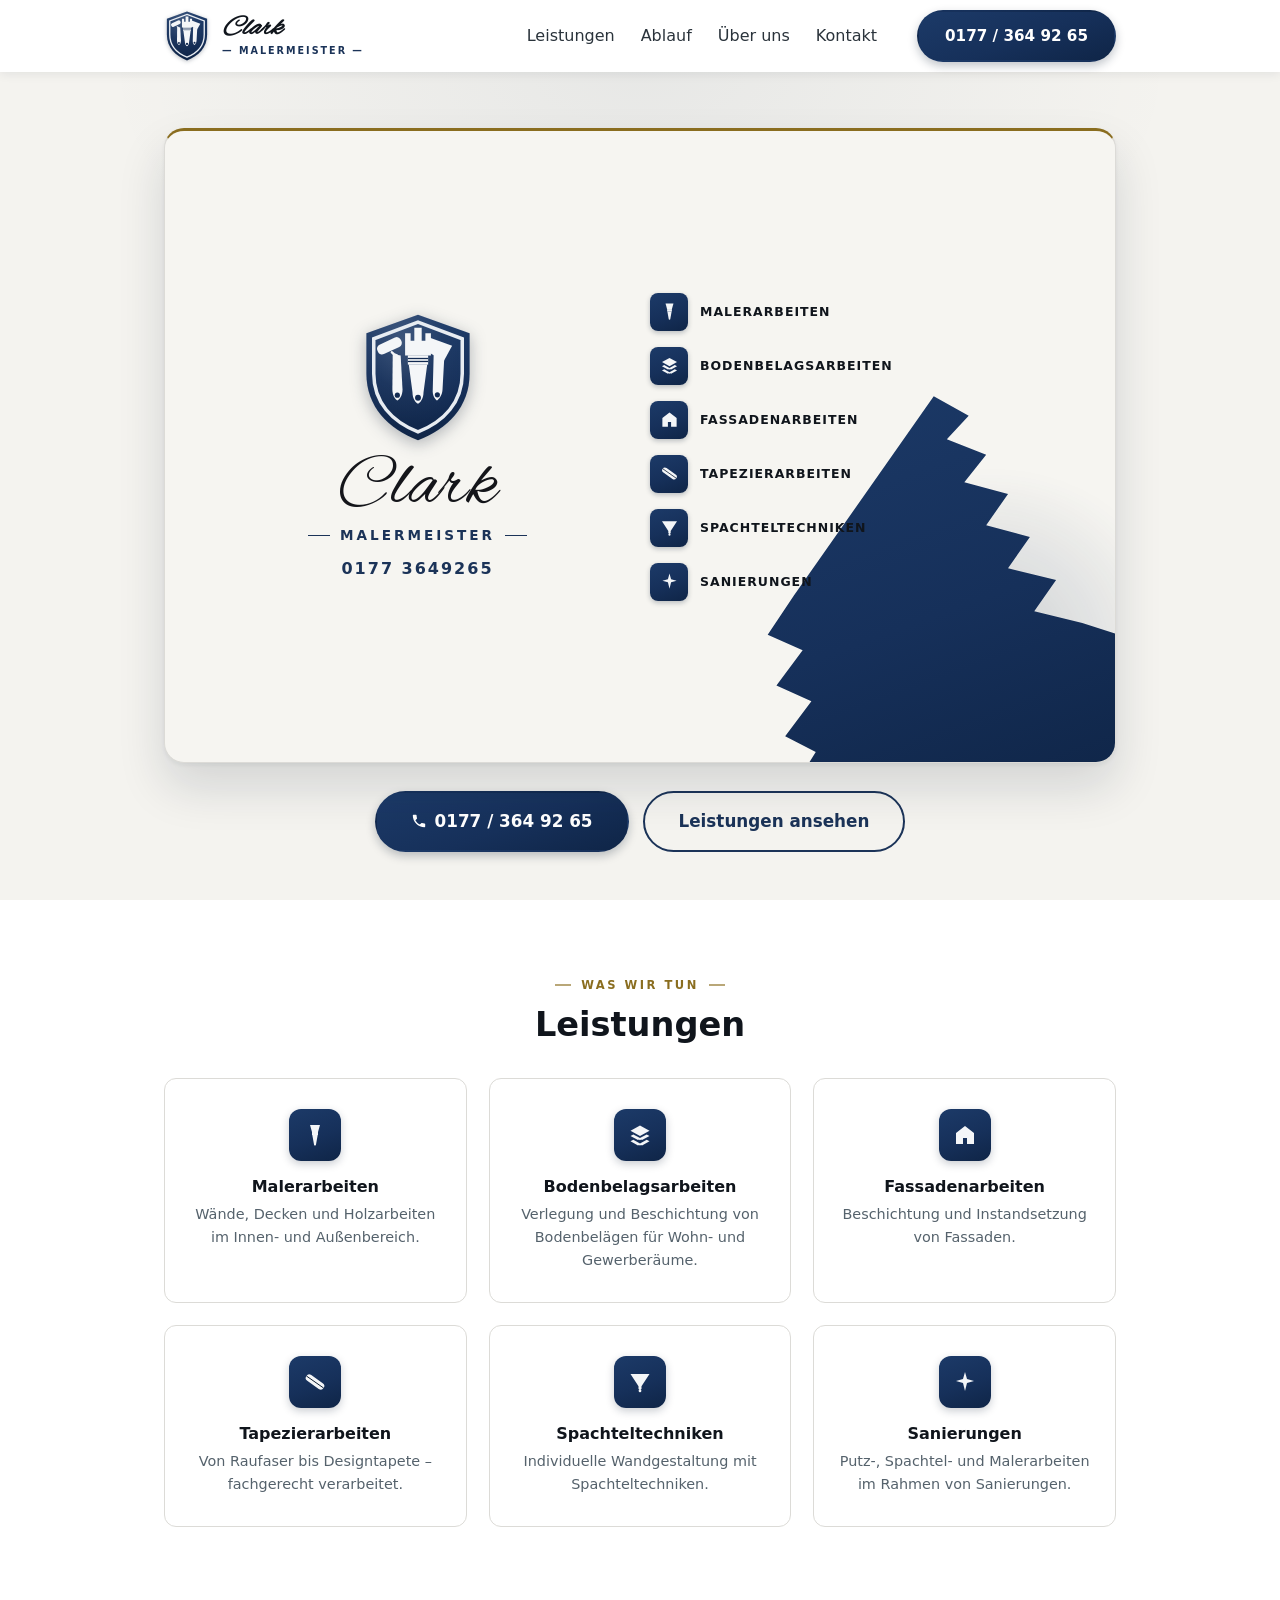
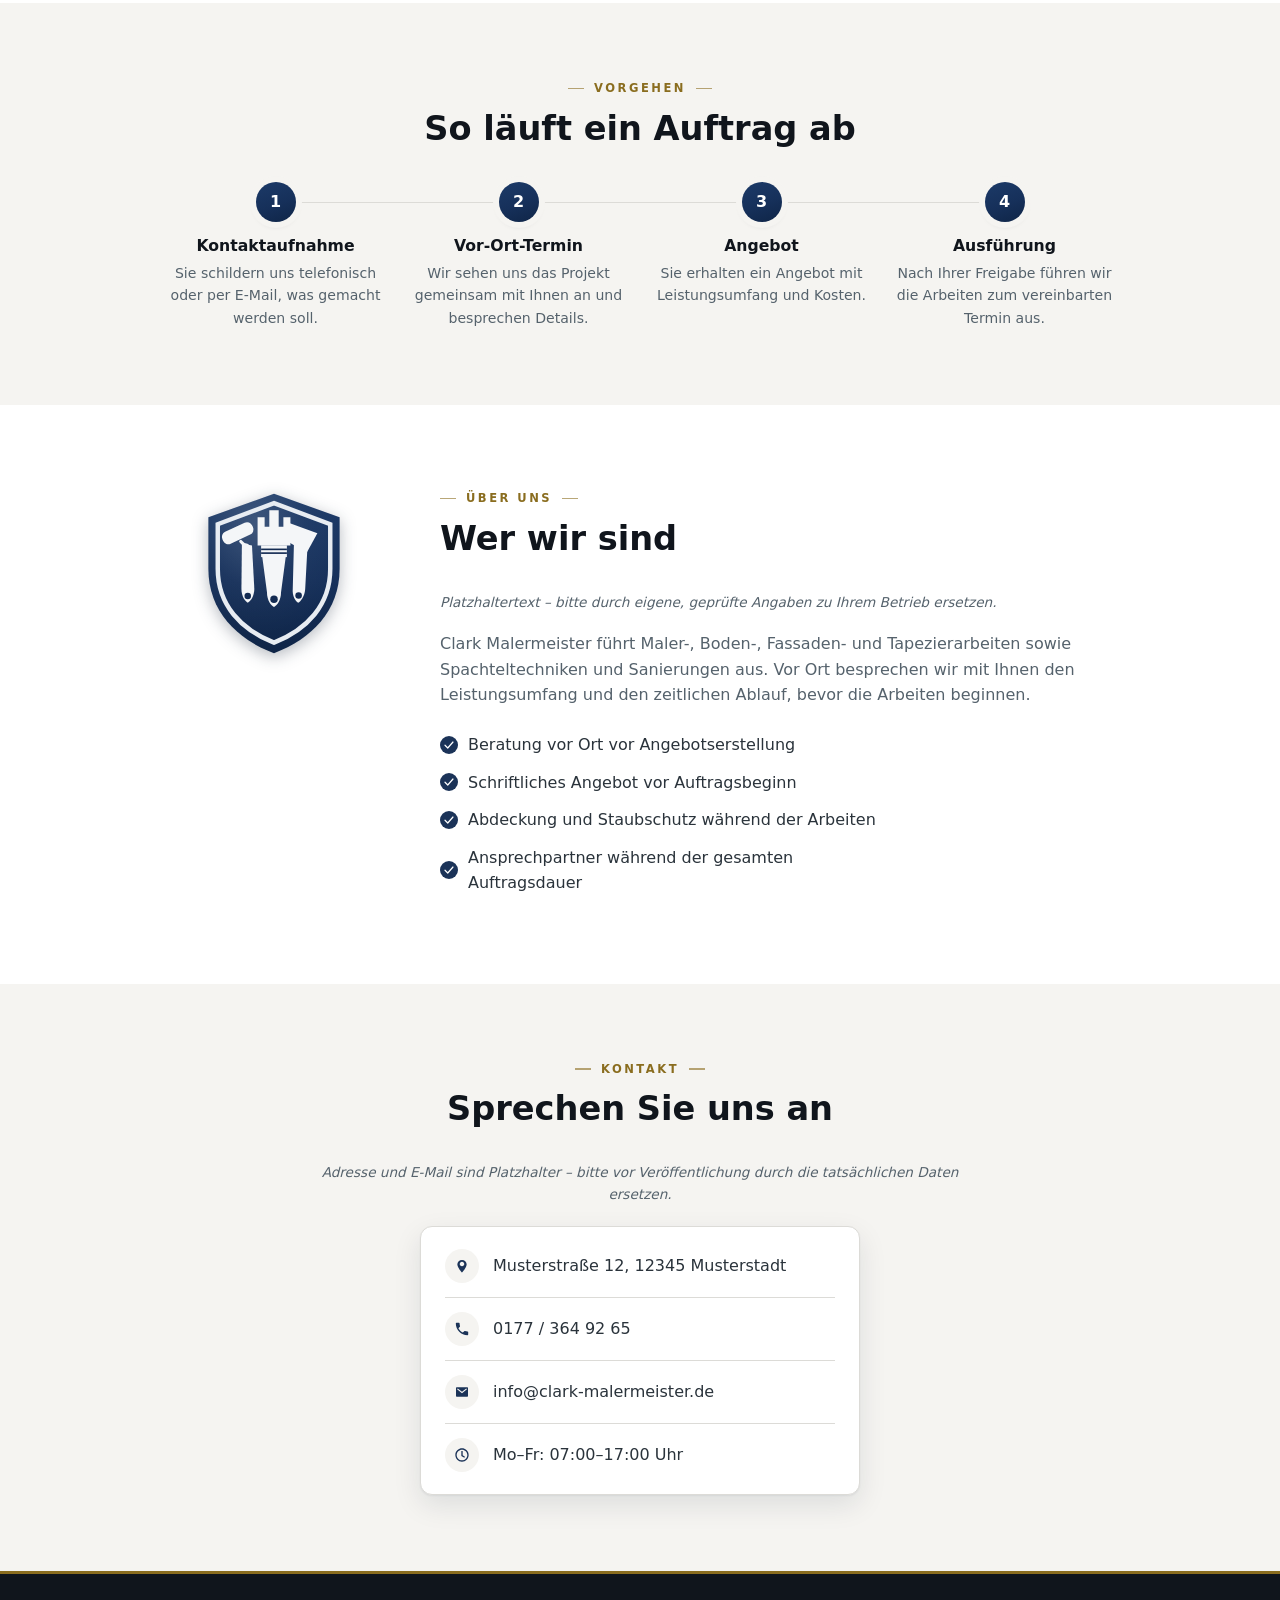
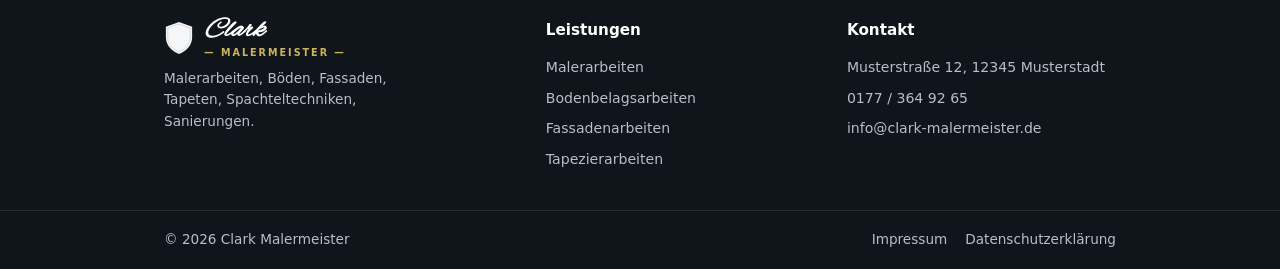
<file: index.html>
<!DOCTYPE html>
<html lang="de">
<head>
<meta charset="UTF-8">
<meta name="viewport" content="width=device-width, initial-scale=1.0">
<title>Clark Malermeister</title>
<meta name="description" content="Clark Malermeister – Malerarbeiten, Bodenbelags-, Fassaden- und Tapezierarbeiten, Spachteltechniken und Sanierungen.">
<link rel="icon" href="data:image/svg+xml,<svg xmlns=%22http://www.w3.org/2000/svg%22 viewBox=%220 0 100 100%22><text y=%22.9em%22 font-size=%2290%22>🛡️</text></svg>">
<link rel="stylesheet" href="css/style.css">
</head>
<body>

<!-- Icon-Sprite: einheitliches, selbst gezeichnetes Icon-Set (keine externe Icon-Bibliothek) -->
<svg style="position:absolute;width:0;height:0;overflow:hidden" aria-hidden="true">
  <defs>
    <linearGradient id="shieldGrad" x1="0" y1="0" x2="0" y2="1">
      <stop offset="0%" stop-color="#1c3a68"/>
      <stop offset="55%" stop-color="#16305a"/>
      <stop offset="100%" stop-color="#0f2547"/>
    </linearGradient>
    <radialGradient id="shieldSheen" cx="35%" cy="20%" r="70%">
      <stop offset="0%" stop-color="#ffffff" stop-opacity="0.16"/>
      <stop offset="55%" stop-color="#ffffff" stop-opacity="0.03"/>
      <stop offset="100%" stop-color="#ffffff" stop-opacity="0"/>
    </radialGradient>
  </defs>
  <symbol id="icon-brush" viewBox="0 0 24 24">
    <path d="M7 2 H17 L15 9 H9 Z"/>
    <rect x="9" y="9" width="6" height="3"/>
    <path d="M9.3 12 H14.7 L13 21.5 C13 22.2 12.6 22.5 12 22.5 C11.4 22.5 11 22.2 11 21.5 Z"/>
  </symbol>
  <symbol id="icon-floor" viewBox="0 0 24 24">
    <path d="M12 2.5 L21.5 7.7 L12 12.9 L2.5 7.7 Z"/>
    <path d="M2.5 13 L10 17.1 L10.9 16.6 L12 17.2 L13.1 16.6 L14 17.1 L21.5 13 L18.7 11.4 L12 15.1 L5.3 11.4 Z"/>
    <path d="M2.5 18.3 L10 22.4 L10.9 21.9 L12 22.5 L13.1 21.9 L14 22.4 L21.5 18.3 L18.7 16.7 L12 20.4 L5.3 16.7 Z"/>
  </symbol>
  <symbol id="icon-house" viewBox="0 0 24 24">
    <path d="M12 3 L21 10 V21 H14 V15 H10 V21 H3 V10 Z"/>
  </symbol>
  <symbol id="icon-wallpaper" viewBox="0 0 24 24">
    <g transform="rotate(35 12 12)">
      <rect x="1.5" y="8.5" width="21" height="7" rx="3.5"/>
      <line x1="1.5" y1="12" x2="22.5" y2="12" stroke="#0d1c30" stroke-width="0.9"/>
    </g>
  </symbol>
  <symbol id="icon-trowel" viewBox="0 0 24 24">
    <path d="M2.5 4 H21.5 L13.5 16.3 V19 H10.5 V16.3 Z"/>
    <rect x="10.7" y="19" width="2.6" height="3.3" rx="1.3"/>
  </symbol>
  <symbol id="icon-sparkle" viewBox="0 0 24 24">
    <path d="M12 2 L14 9 L21 11 L14 13 L12 21 L10 13 L3 11 L10 9 Z"/>
  </symbol>
  <symbol id="icon-pin" viewBox="0 0 24 24">
    <path d="M12 22 C12 22 5 14.5 5 9.5 C5 5.9 8.1 3 12 3 C15.9 3 19 5.9 19 9.5 C19 14.5 12 22 12 22 Z M12 12.5 C13.9 12.5 15.4 11 15.4 9.1 C15.4 7.2 13.9 5.7 12 5.7 C10.1 5.7 8.6 7.2 8.6 9.1 C8.6 11 10.1 12.5 12 12.5 Z"/>
  </symbol>
  <symbol id="icon-phone" viewBox="0 0 24 24">
    <path d="M6.6 10.8 C8.1 13.7 10.3 15.9 13.2 17.4 L15.4 15.2 C15.7 14.9 16.1 14.8 16.5 15 C17.7 15.4 19 15.6 20.3 15.6 C20.9 15.6 21.3 16 21.3 16.6 V20.3 C21.3 20.9 20.9 21.3 20.3 21.3 C10.7 21.3 2.7 13.3 2.7 3.7 C2.7 3.1 3.1 2.7 3.7 2.7 H7.4 C8 2.7 8.4 3.1 8.4 3.7 C8.4 5 8.6 6.3 9 7.5 C9.1 7.9 9 8.3 8.8 8.6 L6.6 10.8 Z"/>
  </symbol>
  <symbol id="icon-mail" viewBox="0 0 24 24">
    <path fill-rule="evenodd" d="M4 5 H20 C20.6 5 21 5.4 21 6 V18 C21 18.6 20.6 19 20 19 H4 C3.4 19 3 18.6 3 18 V6 C3 5.4 3.4 5 4 5 Z M5.6 6.7 L12 11.7 L18.4 6.7 L19.4 8 L12 13.8 L4.6 8 Z"/>
  </symbol>
  <symbol id="icon-clock" viewBox="0 0 24 24">
    <path fill-rule="evenodd" d="M12 2 C6.5 2 2 6.5 2 12 C2 17.5 6.5 22 12 22 C17.5 22 22 17.5 22 12 C22 6.5 17.5 2 12 2 Z M12 4 C16.4 4 20 7.6 20 12 C20 16.4 16.4 20 12 20 C7.6 20 4 16.4 4 12 C4 7.6 7.6 4 12 4 Z"/>
    <path d="M11 6 H13 V12.4 L16.5 14.5 L15.5 16.2 L11 13.5 Z"/>
  </symbol>
  <symbol id="icon-check" viewBox="0 0 24 24">
    <path d="M4 12.5 L9.5 18 L20 6" fill="none" stroke="currentColor" stroke-width="2.4" stroke-linecap="round" stroke-linejoin="round"/>
  </symbol>
</svg>

<a href="#main" class="skip-link">Zum Inhalt springen</a>

<!-- Header -->
<header class="site-header" id="top">
  <div class="container header-inner">
    <a href="#top" class="logo">
      <span class="logo-shield" aria-hidden="true">
        <svg class="shield-svg-sm" viewBox="0 0 64 72" width="46" height="52">
          <path d="M32 2 L60 12 V34 C60 52 48 64 32 70 C16 64 4 52 4 34 V12 Z" fill="url(#shieldGrad)"/>
          <path d="M32 2 L60 12 V34 C60 52 48 64 32 70 C16 64 4 52 4 34 V12 Z" fill="url(#shieldSheen)"/>
          <path d="M32 6 L56 15 V34 C56 49.5 46 60 32 65.5 C18 60 8 49.5 8 34 V15 Z" fill="none" stroke="#e7ecf2" stroke-width="1.9"/>
          <g>
            <rect x="9.5" y="16" width="14" height="5.6" rx="2.4" fill="#f4f6f8" transform="rotate(-25 16.5 18.8)"/>
            <path d="M17.8 22.3 C18.6 23.4 19.6 23.9 20.6 24" fill="none" stroke="#f4f6f8" stroke-width="1.3" stroke-linecap="round"/>
            <path d="M18.3 23.2 L22.6 24 L23.6 42.5 C23.6 45.8 21.9 47.9 20.8 48.5 C19.7 47.9 18.1 45.8 18.1 42.5 Z" fill="#f4f6f8"/>
            <circle cx="20.8" cy="45.6" r="1.4" fill="#132b52"/>
          </g>
          <g>
            <path d="M25 24 L25 12 L28 12 L28 16 L30 16 L30 9 L34 9 L34 16 L36 16 L36 12 L39 12 L39 24 Z" fill="#f4f6f8"/>
            <rect x="26.5" y="24" width="11" height="5" fill="#f4f6f8"/>
            <line x1="26.5" y1="25.7" x2="37.5" y2="25.7" stroke="#132b52" stroke-width="0.7"/>
            <line x1="26.5" y1="27.3" x2="37.5" y2="27.3" stroke="#132b52" stroke-width="0.7"/>
            <path d="M27 29 L37 29 L35 44 C35 47.5 33.2 49.7 32 50.3 C30.8 49.7 29 47.5 29 44 Z" fill="#f4f6f8"/>
            <circle cx="32" cy="47" r="1.6" fill="#132b52"/>
          </g>
          <g>
            <path d="M38.5 14.5 L50.5 18.8 L46 27 L36.5 21.6 Z" fill="#f4f6f8"/>
            <path d="M40.5 23.5 L46.2 26.1 L45.3 42.7 C45.1 45.8 43.4 47.9 42.3 48.5 C41.2 47.8 39.7 45.6 40 42.5 Z" fill="#f4f6f8"/>
            <circle cx="42.5" cy="45.4" r="1.4" fill="#132b52"/>
          </g>
        </svg>
      </span>
      <span class="logo-text">
        <span class="logo-script">Clark</span>
        <span class="logo-sub">— Malermeister —</span>
      </span>
    </a>
    <nav class="nav" id="nav" aria-label="Hauptnavigation">
      <a href="#leistungen">Leistungen</a>
      <a href="#ablauf">Ablauf</a>
      <a href="#ueber-uns">Über uns</a>
      <a href="#kontakt">Kontakt</a>
    </nav>
    <a href="tel:+4901773649265" class="btn btn-primary header-cta">0177 / 364 92 65</a>
    <button class="nav-toggle" id="navToggle" aria-label="Menü öffnen" aria-expanded="false" aria-controls="nav">
      <span></span><span></span><span></span>
    </button>
  </div>
</header>

<main id="main">

<!-- Hero: Nachbildung der Visitenkarte -->
<section class="hero">
  <div class="container">
    <h1 class="visually-hidden">Clark Malermeister</h1>
    <div class="biz-card">
      <div class="biz-card-splash-glow" aria-hidden="true"></div>
      <div class="biz-card-splash" aria-hidden="true"></div>

      <div class="biz-card-brand">
        <div class="biz-card-shield" aria-hidden="true">
          <svg class="shield-svg-lg" viewBox="0 0 64 72" width="118" height="133">
            <path d="M32 2 L60 12 V34 C60 52 48 64 32 70 C16 64 4 52 4 34 V12 Z" fill="url(#shieldGrad)"/>
            <path d="M32 2 L60 12 V34 C60 52 48 64 32 70 C16 64 4 52 4 34 V12 Z" fill="url(#shieldSheen)"/>
            <path d="M32 6 L56 15 V34 C56 49.5 46 60 32 65.5 C18 60 8 49.5 8 34 V15 Z" fill="none" stroke="#e7ecf2" stroke-width="1.9"/>
            <g>
              <rect x="9.5" y="16" width="14" height="5.6" rx="2.4" fill="#f4f6f8" transform="rotate(-25 16.5 18.8)"/>
              <path d="M17.8 22.3 C18.6 23.4 19.6 23.9 20.6 24" fill="none" stroke="#f4f6f8" stroke-width="1.3" stroke-linecap="round"/>
              <path d="M18.3 23.2 L22.6 24 L23.6 42.5 C23.6 45.8 21.9 47.9 20.8 48.5 C19.7 47.9 18.1 45.8 18.1 42.5 Z" fill="#f4f6f8"/>
              <circle cx="20.8" cy="45.6" r="1.4" fill="#132b52"/>
            </g>
            <g>
              <path d="M25 24 L25 12 L28 12 L28 16 L30 16 L30 9 L34 9 L34 16 L36 16 L36 12 L39 12 L39 24 Z" fill="#f4f6f8"/>
              <rect x="26.5" y="24" width="11" height="5" fill="#f4f6f8"/>
              <line x1="26.5" y1="25.7" x2="37.5" y2="25.7" stroke="#132b52" stroke-width="0.7"/>
              <line x1="26.5" y1="27.3" x2="37.5" y2="27.3" stroke="#132b52" stroke-width="0.7"/>
              <path d="M27 29 L37 29 L35 44 C35 47.5 33.2 49.7 32 50.3 C30.8 49.7 29 47.5 29 44 Z" fill="#f4f6f8"/>
              <circle cx="32" cy="47" r="1.6" fill="#132b52"/>
            </g>
            <g>
              <path d="M38.5 14.5 L50.5 18.8 L46 27 L36.5 21.6 Z" fill="#f4f6f8"/>
              <path d="M40.5 23.5 L46.2 26.1 L45.3 42.7 C45.1 45.8 43.4 47.9 42.3 48.5 C41.2 47.8 39.7 45.6 40 42.5 Z" fill="#f4f6f8"/>
              <circle cx="42.5" cy="45.4" r="1.4" fill="#132b52"/>
            </g>
          </svg>
        </div>
        <p class="biz-card-script">Clark</p>
        <p class="biz-card-sub"><span class="rule" aria-hidden="true"></span>Malermeister<span class="rule" aria-hidden="true"></span></p>
        <p class="biz-card-phone"><a href="tel:+4901773649265">0177 3649265</a></p>
      </div>

      <ul class="biz-card-services">
        <li><span class="service-icon" aria-hidden="true"><svg class="icon"><use href="#icon-brush"></use></svg></span><span>Malerarbeiten</span></li>
        <li><span class="service-icon" aria-hidden="true"><svg class="icon"><use href="#icon-floor"></use></svg></span><span>Bodenbelagsarbeiten</span></li>
        <li><span class="service-icon" aria-hidden="true"><svg class="icon"><use href="#icon-house"></use></svg></span><span>Fassadenarbeiten</span></li>
        <li><span class="service-icon" aria-hidden="true"><svg class="icon"><use href="#icon-wallpaper"></use></svg></span><span>Tapezierarbeiten</span></li>
        <li><span class="service-icon" aria-hidden="true"><svg class="icon"><use href="#icon-trowel"></use></svg></span><span>Spachteltechniken</span></li>
        <li><span class="service-icon" aria-hidden="true"><svg class="icon"><use href="#icon-sparkle"></use></svg></span><span>Sanierungen</span></li>
      </ul>
    </div>

    <div class="hero-actions">
      <a href="tel:+4901773649265" class="btn btn-primary btn-lg"><svg class="icon icon-sm" aria-hidden="true"><use href="#icon-phone"></use></svg>0177 / 364 92 65</a>
      <a href="#leistungen" class="btn btn-outline-dark btn-lg">Leistungen ansehen</a>
    </div>
  </div>
</section>

<!-- Leistungen -->
<section class="section" id="leistungen">
  <div class="container">
    <p class="eyebrow center">Was wir tun</p>
    <h2 class="section-title center">Leistungen</h2>
    <div class="cards">
      <article class="card">
        <div class="card-icon" aria-hidden="true"><svg class="icon"><use href="#icon-brush"></use></svg></div>
        <h3>Malerarbeiten</h3>
        <p>Wände, Decken und Holzarbeiten im Innen- und Außenbereich.</p>
      </article>
      <article class="card">
        <div class="card-icon" aria-hidden="true"><svg class="icon"><use href="#icon-floor"></use></svg></div>
        <h3>Bodenbelagsarbeiten</h3>
        <p>Verlegung und Beschichtung von Bodenbelägen für Wohn- und Gewerberäume.</p>
      </article>
      <article class="card">
        <div class="card-icon" aria-hidden="true"><svg class="icon"><use href="#icon-house"></use></svg></div>
        <h3>Fassadenarbeiten</h3>
        <p>Beschichtung und Instandsetzung von Fassaden.</p>
      </article>
      <article class="card">
        <div class="card-icon" aria-hidden="true"><svg class="icon"><use href="#icon-wallpaper"></use></svg></div>
        <h3>Tapezierarbeiten</h3>
        <p>Von Raufaser bis Designtapete – fachgerecht verarbeitet.</p>
      </article>
      <article class="card">
        <div class="card-icon" aria-hidden="true"><svg class="icon"><use href="#icon-trowel"></use></svg></div>
        <h3>Spachteltechniken</h3>
        <p>Individuelle Wandgestaltung mit Spachteltechniken.</p>
      </article>
      <article class="card">
        <div class="card-icon" aria-hidden="true"><svg class="icon"><use href="#icon-sparkle"></use></svg></div>
        <h3>Sanierungen</h3>
        <p>Putz-, Spachtel- und Malerarbeiten im Rahmen von Sanierungen.</p>
      </article>
    </div>
  </div>
</section>

<!-- Ablauf -->
<section class="section section-alt" id="ablauf">
  <div class="container">
    <p class="eyebrow center">Vorgehen</p>
    <h2 class="section-title center">So läuft ein Auftrag ab</h2>
    <ol class="steps">
      <li class="step">
        <span class="step-num" aria-hidden="true">1</span>
        <h3>Kontaktaufnahme</h3>
        <p>Sie schildern uns telefonisch oder per E-Mail, was gemacht werden soll.</p>
      </li>
      <li class="step">
        <span class="step-num" aria-hidden="true">2</span>
        <h3>Vor-Ort-Termin</h3>
        <p>Wir sehen uns das Projekt gemeinsam mit Ihnen an und besprechen Details.</p>
      </li>
      <li class="step">
        <span class="step-num" aria-hidden="true">3</span>
        <h3>Angebot</h3>
        <p>Sie erhalten ein Angebot mit Leistungsumfang und Kosten.</p>
      </li>
      <li class="step">
        <span class="step-num" aria-hidden="true">4</span>
        <h3>Ausführung</h3>
        <p>Nach Ihrer Freigabe führen wir die Arbeiten zum vereinbarten Termin aus.</p>
      </li>
    </ol>
  </div>
</section>

<!-- Über uns -->
<section class="section" id="ueber-uns">
  <div class="container about-grid">
    <div class="about-media" aria-hidden="true">
      <svg class="shield-svg-lg" viewBox="0 0 64 72" width="150" height="169">
        <path d="M32 2 L60 12 V34 C60 52 48 64 32 70 C16 64 4 52 4 34 V12 Z" fill="url(#shieldGrad)"/>
        <path d="M32 2 L60 12 V34 C60 52 48 64 32 70 C16 64 4 52 4 34 V12 Z" fill="url(#shieldSheen)"/>
        <path d="M32 6 L56 15 V34 C56 49.5 46 60 32 65.5 C18 60 8 49.5 8 34 V15 Z" fill="none" stroke="#e7ecf2" stroke-width="1.9"/>
        <g>
          <rect x="9.5" y="16" width="14" height="5.6" rx="2.4" fill="#f4f6f8" transform="rotate(-25 16.5 18.8)"/>
          <path d="M17.8 22.3 C18.6 23.4 19.6 23.9 20.6 24" fill="none" stroke="#f4f6f8" stroke-width="1.3" stroke-linecap="round"/>
          <path d="M18.3 23.2 L22.6 24 L23.6 42.5 C23.6 45.8 21.9 47.9 20.8 48.5 C19.7 47.9 18.1 45.8 18.1 42.5 Z" fill="#f4f6f8"/>
          <circle cx="20.8" cy="45.6" r="1.4" fill="#132b52"/>
        </g>
        <g>
          <path d="M25 24 L25 12 L28 12 L28 16 L30 16 L30 9 L34 9 L34 16 L36 16 L36 12 L39 12 L39 24 Z" fill="#f4f6f8"/>
          <rect x="26.5" y="24" width="11" height="5" fill="#f4f6f8"/>
          <line x1="26.5" y1="25.7" x2="37.5" y2="25.7" stroke="#132b52" stroke-width="0.7"/>
          <line x1="26.5" y1="27.3" x2="37.5" y2="27.3" stroke="#132b52" stroke-width="0.7"/>
          <path d="M27 29 L37 29 L35 44 C35 47.5 33.2 49.7 32 50.3 C30.8 49.7 29 47.5 29 44 Z" fill="#f4f6f8"/>
          <circle cx="32" cy="47" r="1.6" fill="#132b52"/>
        </g>
        <g>
          <path d="M38.5 14.5 L50.5 18.8 L46 27 L36.5 21.6 Z" fill="#f4f6f8"/>
          <path d="M40.5 23.5 L46.2 26.1 L45.3 42.7 C45.1 45.8 43.4 47.9 42.3 48.5 C41.2 47.8 39.7 45.6 40 42.5 Z" fill="#f4f6f8"/>
          <circle cx="42.5" cy="45.4" r="1.4" fill="#132b52"/>
        </g>
      </svg>
    </div>
    <div class="about-content">
      <p class="eyebrow">Über uns</p>
      <h2 class="section-title">Wer wir sind</h2>
      <p class="placeholder-note placeholder-note-left">
        Platzhaltertext – bitte durch eigene, geprüfte Angaben zu Ihrem Betrieb ersetzen.
      </p>
      <p class="about-text about-text-left">
        Clark Malermeister führt Maler-, Boden-, Fassaden- und Tapezierarbeiten sowie
        Spachteltechniken und Sanierungen aus. Vor Ort besprechen wir mit Ihnen den
        Leistungsumfang und den zeitlichen Ablauf, bevor die Arbeiten beginnen.
      </p>
      <ul class="principles">
        <li><svg class="icon icon-sm" aria-hidden="true"><use href="#icon-check"></use></svg>Beratung vor Ort vor Angebotserstellung</li>
        <li><svg class="icon icon-sm" aria-hidden="true"><use href="#icon-check"></use></svg>Schriftliches Angebot vor Auftragsbeginn</li>
        <li><svg class="icon icon-sm" aria-hidden="true"><use href="#icon-check"></use></svg>Abdeckung und Staubschutz während der Arbeiten</li>
        <li><svg class="icon icon-sm" aria-hidden="true"><use href="#icon-check"></use></svg>Ansprechpartner während der gesamten Auftragsdauer</li>
      </ul>
    </div>
  </div>
</section>

<!-- Kontakt -->
<section class="section section-alt" id="kontakt">
  <div class="container">
    <p class="eyebrow center">Kontakt</p>
    <h2 class="section-title center">Sprechen Sie uns an</h2>
    <p class="placeholder-note">
      Adresse und E-Mail sind Platzhalter – bitte vor Veröffentlichung durch die
      tatsächlichen Daten ersetzen.
    </p>
    <ul class="contact-details">
      <li><span class="contact-icon" aria-hidden="true"><svg class="icon"><use href="#icon-pin"></use></svg></span>Musterstraße 12, 12345 Musterstadt</li>
      <li><span class="contact-icon" aria-hidden="true"><svg class="icon"><use href="#icon-phone"></use></svg></span><a href="tel:+4901773649265">0177 / 364 92 65</a></li>
      <li><span class="contact-icon" aria-hidden="true"><svg class="icon"><use href="#icon-mail"></use></svg></span><a href="mailto:info@clark-malermeister.de">info@clark-malermeister.de</a></li>
      <li><span class="contact-icon" aria-hidden="true"><svg class="icon"><use href="#icon-clock"></use></svg></span>Mo–Fr: 07:00–17:00 Uhr</li>
    </ul>
  </div>
</section>

</main>

<!-- Footer -->
<footer class="site-footer">
  <div class="container footer-grid">
    <div class="footer-col">
      <span class="footer-brand">
        <span class="logo-shield" aria-hidden="true">
          <svg viewBox="0 0 64 72" width="30" height="34">
            <path d="M32 2 L60 12 V34 C60 52 48 64 32 70 C16 64 4 52 4 34 V12 Z" fill="#f4f6f8"/>
            <path d="M32 6 L56 15 V34 C56 49.5 46 60 32 65.5 C18 60 8 49.5 8 34 V15 Z" fill="none" stroke="#10151c" stroke-width="1.1" opacity="0.25"/>
          </svg>
        </span>
        <span class="logo-text">
          <span class="logo-script">Clark</span>
          <span class="logo-sub">— Malermeister —</span>
        </span>
      </span>
      <p class="footer-tagline">Malerarbeiten, Böden, Fassaden, Tapeten, Spachteltechniken, Sanierungen.</p>
    </div>
    <div class="footer-col">
      <h4>Leistungen</h4>
      <ul>
        <li><a href="#leistungen">Malerarbeiten</a></li>
        <li><a href="#leistungen">Bodenbelagsarbeiten</a></li>
        <li><a href="#leistungen">Fassadenarbeiten</a></li>
        <li><a href="#leistungen">Tapezierarbeiten</a></li>
      </ul>
    </div>
    <div class="footer-col">
      <h4>Kontakt</h4>
      <ul>
        <li>Musterstraße 12, 12345 Musterstadt</li>
        <li><a href="tel:+4901773649265">0177 / 364 92 65</a></li>
        <li><a href="mailto:info@clark-malermeister.de">info@clark-malermeister.de</a></li>
      </ul>
    </div>
  </div>
  <div class="footer-bottom">
    <div class="container footer-bottom-inner">
      <p>&copy; <span id="year"></span> Clark Malermeister</p>
      <nav class="footer-legal" aria-label="Rechtliches">
        <a href="impressum.html">Impressum</a>
        <a href="datenschutz.html">Datenschutzerklärung</a>
      </nav>
    </div>
  </div>
</footer>

<script src="js/script.js"></script>
</body>
</html>
</file>
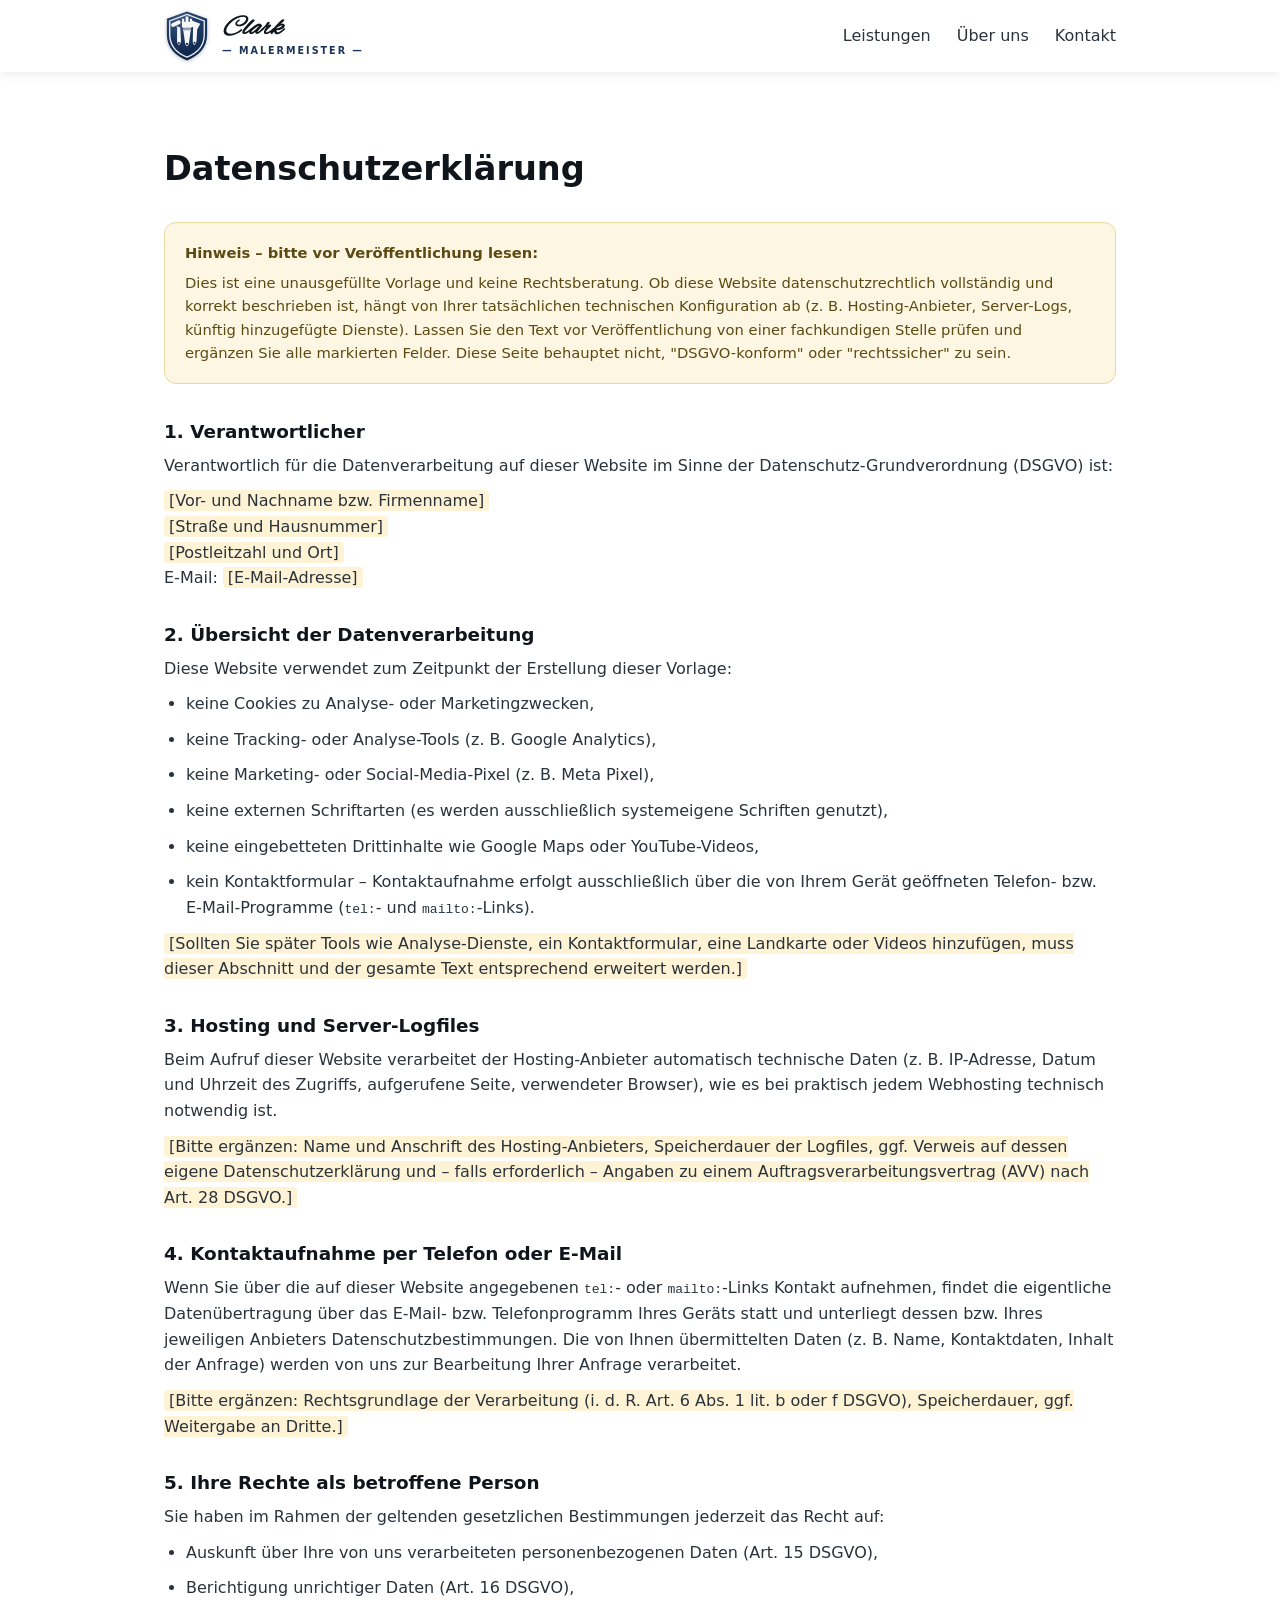
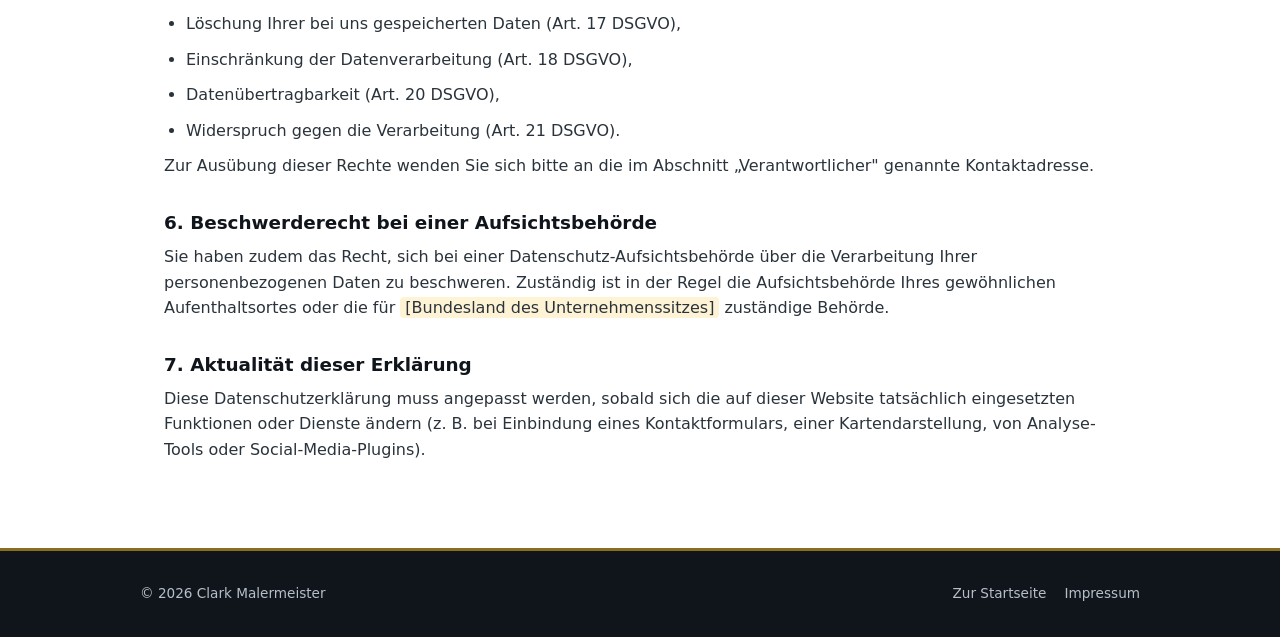
<file: datenschutz.html>
<!DOCTYPE html>
<html lang="de">
<head>
<meta charset="UTF-8">
<meta name="viewport" content="width=device-width, initial-scale=1.0">
<title>Datenschutzerklärung – Clark Malermeister</title>
<meta name="description" content="Datenschutzerklärung von Clark Malermeister.">
<meta name="robots" content="noindex">
<link rel="icon" href="data:image/svg+xml,<svg xmlns=%22http://www.w3.org/2000/svg%22 viewBox=%220 0 100 100%22><text y=%22.9em%22 font-size=%2290%22>🛡️</text></svg>">
<link rel="stylesheet" href="css/style.css">
</head>
<body>

<a href="#main" class="skip-link">Zum Inhalt springen</a>

<header class="site-header">
  <div class="container header-inner">
    <a href="index.html" class="logo">
      <span class="logo-shield" aria-hidden="true">
        <svg class="shield-svg-sm" viewBox="0 0 64 72" width="46" height="52">
          <defs>
            <linearGradient id="shieldGrad" x1="0" y1="0" x2="0" y2="1">
              <stop offset="0%" stop-color="#1c3a68"/>
              <stop offset="55%" stop-color="#16305a"/>
              <stop offset="100%" stop-color="#0f2547"/>
            </linearGradient>
            <radialGradient id="shieldSheen" cx="35%" cy="20%" r="70%">
              <stop offset="0%" stop-color="#ffffff" stop-opacity="0.16"/>
              <stop offset="55%" stop-color="#ffffff" stop-opacity="0.03"/>
              <stop offset="100%" stop-color="#ffffff" stop-opacity="0"/>
            </radialGradient>
          </defs>
          <path d="M32 2 L60 12 V34 C60 52 48 64 32 70 C16 64 4 52 4 34 V12 Z" fill="url(#shieldGrad)"/>
          <path d="M32 2 L60 12 V34 C60 52 48 64 32 70 C16 64 4 52 4 34 V12 Z" fill="url(#shieldSheen)"/>
          <path d="M32 6 L56 15 V34 C56 49.5 46 60 32 65.5 C18 60 8 49.5 8 34 V15 Z" fill="none" stroke="#e7ecf2" stroke-width="1.9"/>
          <g>
            <rect x="9.5" y="16" width="14" height="5.6" rx="2.4" fill="#f4f6f8" transform="rotate(-25 16.5 18.8)"/>
            <path d="M17.8 22.3 C18.6 23.4 19.6 23.9 20.6 24" fill="none" stroke="#f4f6f8" stroke-width="1.3" stroke-linecap="round"/>
            <path d="M18.3 23.2 L22.6 24 L23.6 42.5 C23.6 45.8 21.9 47.9 20.8 48.5 C19.7 47.9 18.1 45.8 18.1 42.5 Z" fill="#f4f6f8"/>
            <circle cx="20.8" cy="45.6" r="1.4" fill="#132b52"/>
          </g>
          <g>
            <path d="M25 24 L25 12 L28 12 L28 16 L30 16 L30 9 L34 9 L34 16 L36 16 L36 12 L39 12 L39 24 Z" fill="#f4f6f8"/>
            <rect x="26.5" y="24" width="11" height="5" fill="#f4f6f8"/>
            <line x1="26.5" y1="25.7" x2="37.5" y2="25.7" stroke="#132b52" stroke-width="0.7"/>
            <line x1="26.5" y1="27.3" x2="37.5" y2="27.3" stroke="#132b52" stroke-width="0.7"/>
            <path d="M27 29 L37 29 L35 44 C35 47.5 33.2 49.7 32 50.3 C30.8 49.7 29 47.5 29 44 Z" fill="#f4f6f8"/>
            <circle cx="32" cy="47" r="1.6" fill="#132b52"/>
          </g>
          <g>
            <path d="M38.5 14.5 L50.5 18.8 L46 27 L36.5 21.6 Z" fill="#f4f6f8"/>
            <path d="M40.5 23.5 L46.2 26.1 L45.3 42.7 C45.1 45.8 43.4 47.9 42.3 48.5 C41.2 47.8 39.7 45.6 40 42.5 Z" fill="#f4f6f8"/>
            <circle cx="42.5" cy="45.4" r="1.4" fill="#132b52"/>
          </g>
        </svg>
      </span>
      <span class="logo-text">
        <span class="logo-script">Clark</span>
        <span class="logo-sub">— Malermeister —</span>
      </span>
    </a>
    <nav class="nav" aria-label="Hauptnavigation">
      <a href="index.html#leistungen">Leistungen</a>
      <a href="index.html#ueber-uns">Über uns</a>
      <a href="index.html#kontakt">Kontakt</a>
    </nav>
  </div>
</header>

<main id="main">
  <section class="section">
    <div class="container">
      <h1 class="section-title">Datenschutzerklärung</h1>

      <div class="legal-notice">
        <strong>Hinweis – bitte vor Veröffentlichung lesen:</strong>
        Dies ist eine unausgefüllte Vorlage und keine Rechtsberatung. Ob diese
        Website datenschutzrechtlich vollständig und korrekt beschrieben ist,
        hängt von Ihrer tatsächlichen technischen Konfiguration ab (z. B.
        Hosting-Anbieter, Server-Logs, künftig hinzugefügte Dienste). Lassen
        Sie den Text vor Veröffentlichung von einer fachkundigen Stelle prüfen
        und ergänzen Sie alle markierten Felder. Diese Seite behauptet nicht,
        "DSGVO-konform" oder "rechtssicher" zu sein.
      </div>

      <div class="legal-content">
        <h2>1. Verantwortlicher</h2>
        <p>
          Verantwortlich für die Datenverarbeitung auf dieser Website im Sinne
          der Datenschutz-Grundverordnung (DSGVO) ist:
        </p>
        <p>
          <span class="fill-in">[Vor- und Nachname bzw. Firmenname]</span><br>
          <span class="fill-in">[Straße und Hausnummer]</span><br>
          <span class="fill-in">[Postleitzahl und Ort]</span><br>
          E-Mail: <span class="fill-in">[E-Mail-Adresse]</span>
        </p>

        <h2>2. Übersicht der Datenverarbeitung</h2>
        <p>
          Diese Website verwendet zum Zeitpunkt der Erstellung dieser Vorlage:
        </p>
        <ul>
          <li>keine Cookies zu Analyse- oder Marketingzwecken,</li>
          <li>keine Tracking- oder Analyse-Tools (z. B. Google Analytics),</li>
          <li>keine Marketing- oder Social-Media-Pixel (z. B. Meta Pixel),</li>
          <li>keine externen Schriftarten (es werden ausschließlich system­eigene Schriften genutzt),</li>
          <li>keine eingebetteten Drittinhalte wie Google Maps oder YouTube-Videos,</li>
          <li>kein Kontaktformular – Kontaktaufnahme erfolgt ausschließlich über
            die von Ihrem Gerät geöffneten Telefon- bzw. E-Mail-Programme
            (<code>tel:</code>- und <code>mailto:</code>-Links).</li>
        </ul>
        <p>
          <span class="fill-in">[Sollten Sie später Tools wie Analyse-Dienste, ein Kontaktformular,
          eine Landkarte oder Videos hinzufügen, muss dieser Abschnitt und der
          gesamte Text entsprechend erweitert werden.]</span>
        </p>

        <h2>3. Hosting und Server-Logfiles</h2>
        <p>
          Beim Aufruf dieser Website verarbeitet der Hosting-Anbieter
          automatisch technische Daten (z. B. IP-Adresse, Datum und Uhrzeit
          des Zugriffs, aufgerufene Seite, verwendeter Browser), wie es bei
          praktisch jedem Webhosting technisch notwendig ist.
        </p>
        <p>
          <span class="fill-in">[Bitte ergänzen: Name und Anschrift des Hosting-Anbieters, Speicherdauer
          der Logfiles, ggf. Verweis auf dessen eigene Datenschutzerklärung
          und – falls erforderlich – Angaben zu einem Auftragsverarbeitungsvertrag
          (AVV) nach Art. 28 DSGVO.]</span>
        </p>

        <h2>4. Kontaktaufnahme per Telefon oder E-Mail</h2>
        <p>
          Wenn Sie über die auf dieser Website angegebenen <code>tel:</code>-
          oder <code>mailto:</code>-Links Kontakt aufnehmen, findet die
          eigentliche Datenübertragung über das E-Mail- bzw. Telefonprogramm
          Ihres Geräts statt und unterliegt dessen bzw. Ihres jeweiligen
          Anbieters Datenschutzbestimmungen. Die von Ihnen übermittelten
          Daten (z. B. Name, Kontaktdaten, Inhalt der Anfrage) werden von uns
          zur Bearbeitung Ihrer Anfrage verarbeitet.
        </p>
        <p>
          <span class="fill-in">[Bitte ergänzen: Rechtsgrundlage der Verarbeitung (i. d. R. Art. 6 Abs. 1
          lit. b oder f DSGVO), Speicherdauer, ggf. Weitergabe an Dritte.]</span>
        </p>

        <h2>5. Ihre Rechte als betroffene Person</h2>
        <p>Sie haben im Rahmen der geltenden gesetzlichen Bestimmungen jederzeit das Recht auf:</p>
        <ul>
          <li>Auskunft über Ihre von uns verarbeiteten personenbezogenen Daten (Art. 15 DSGVO),</li>
          <li>Berichtigung unrichtiger Daten (Art. 16 DSGVO),</li>
          <li>Löschung Ihrer bei uns gespeicherten Daten (Art. 17 DSGVO),</li>
          <li>Einschränkung der Datenverarbeitung (Art. 18 DSGVO),</li>
          <li>Datenübertragbarkeit (Art. 20 DSGVO),</li>
          <li>Widerspruch gegen die Verarbeitung (Art. 21 DSGVO).</li>
        </ul>
        <p>
          Zur Ausübung dieser Rechte wenden Sie sich bitte an die im Abschnitt
          „Verantwortlicher" genannte Kontaktadresse.
        </p>

        <h2>6. Beschwerderecht bei einer Aufsichtsbehörde</h2>
        <p>
          Sie haben zudem das Recht, sich bei einer Datenschutz-Aufsichtsbehörde
          über die Verarbeitung Ihrer personenbezogenen Daten zu beschweren.
          Zuständig ist in der Regel die Aufsichtsbehörde Ihres gewöhnlichen
          Aufenthaltsortes oder die für <span class="fill-in">[Bundesland des Unternehmenssitzes]</span>
          zuständige Behörde.
        </p>

        <h2>7. Aktualität dieser Erklärung</h2>
        <p>
          Diese Datenschutzerklärung muss angepasst werden, sobald sich die
          auf dieser Website tatsächlich eingesetzten Funktionen oder Dienste
          ändern (z. B. bei Einbindung eines Kontaktformulars, einer
          Kartendarstellung, von Analyse-Tools oder Social-Media-Plugins).
        </p>
      </div>
    </div>
  </section>
</main>

<footer class="site-footer">
  <div class="container footer-inner">
    <p>&copy; <span id="year"></span> Clark Malermeister</p>
    <nav class="footer-legal" aria-label="Rechtliches">
      <a href="index.html">Zur Startseite</a>
      <a href="impressum.html">Impressum</a>
    </nav>
  </div>
</footer>

<script src="js/script.js"></script>
</body>
</html>
</file>
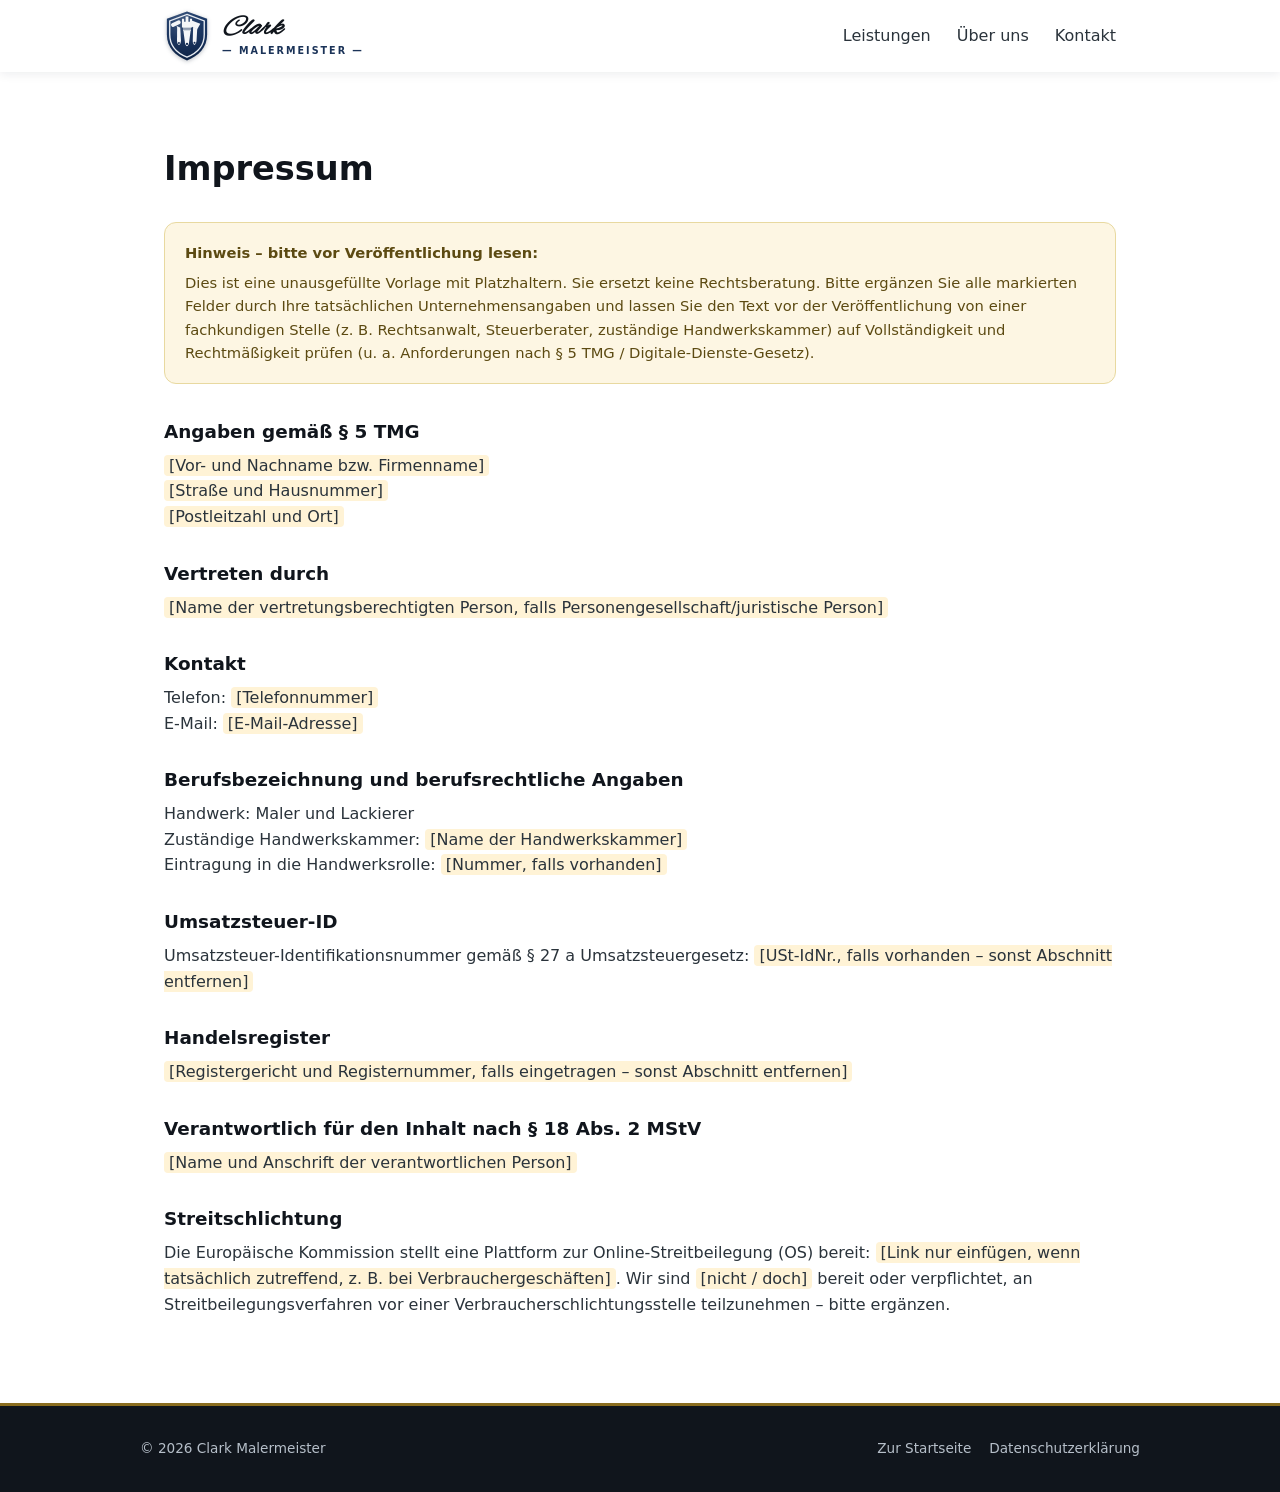
<file: impressum.html>
<!DOCTYPE html>
<html lang="de">
<head>
<meta charset="UTF-8">
<meta name="viewport" content="width=device-width, initial-scale=1.0">
<title>Impressum – Clark Malermeister</title>
<meta name="description" content="Impressum von Clark Malermeister.">
<meta name="robots" content="noindex">
<link rel="icon" href="data:image/svg+xml,<svg xmlns=%22http://www.w3.org/2000/svg%22 viewBox=%220 0 100 100%22><text y=%22.9em%22 font-size=%2290%22>🛡️</text></svg>">
<link rel="stylesheet" href="css/style.css">
</head>
<body>

<a href="#main" class="skip-link">Zum Inhalt springen</a>

<header class="site-header">
  <div class="container header-inner">
    <a href="index.html" class="logo">
      <span class="logo-shield" aria-hidden="true">
        <svg class="shield-svg-sm" viewBox="0 0 64 72" width="46" height="52">
          <defs>
            <linearGradient id="shieldGrad" x1="0" y1="0" x2="0" y2="1">
              <stop offset="0%" stop-color="#1c3a68"/>
              <stop offset="55%" stop-color="#16305a"/>
              <stop offset="100%" stop-color="#0f2547"/>
            </linearGradient>
            <radialGradient id="shieldSheen" cx="35%" cy="20%" r="70%">
              <stop offset="0%" stop-color="#ffffff" stop-opacity="0.16"/>
              <stop offset="55%" stop-color="#ffffff" stop-opacity="0.03"/>
              <stop offset="100%" stop-color="#ffffff" stop-opacity="0"/>
            </radialGradient>
          </defs>
          <path d="M32 2 L60 12 V34 C60 52 48 64 32 70 C16 64 4 52 4 34 V12 Z" fill="url(#shieldGrad)"/>
          <path d="M32 2 L60 12 V34 C60 52 48 64 32 70 C16 64 4 52 4 34 V12 Z" fill="url(#shieldSheen)"/>
          <path d="M32 6 L56 15 V34 C56 49.5 46 60 32 65.5 C18 60 8 49.5 8 34 V15 Z" fill="none" stroke="#e7ecf2" stroke-width="1.9"/>
          <g>
            <rect x="9.5" y="16" width="14" height="5.6" rx="2.4" fill="#f4f6f8" transform="rotate(-25 16.5 18.8)"/>
            <path d="M17.8 22.3 C18.6 23.4 19.6 23.9 20.6 24" fill="none" stroke="#f4f6f8" stroke-width="1.3" stroke-linecap="round"/>
            <path d="M18.3 23.2 L22.6 24 L23.6 42.5 C23.6 45.8 21.9 47.9 20.8 48.5 C19.7 47.9 18.1 45.8 18.1 42.5 Z" fill="#f4f6f8"/>
            <circle cx="20.8" cy="45.6" r="1.4" fill="#132b52"/>
          </g>
          <g>
            <path d="M25 24 L25 12 L28 12 L28 16 L30 16 L30 9 L34 9 L34 16 L36 16 L36 12 L39 12 L39 24 Z" fill="#f4f6f8"/>
            <rect x="26.5" y="24" width="11" height="5" fill="#f4f6f8"/>
            <line x1="26.5" y1="25.7" x2="37.5" y2="25.7" stroke="#132b52" stroke-width="0.7"/>
            <line x1="26.5" y1="27.3" x2="37.5" y2="27.3" stroke="#132b52" stroke-width="0.7"/>
            <path d="M27 29 L37 29 L35 44 C35 47.5 33.2 49.7 32 50.3 C30.8 49.7 29 47.5 29 44 Z" fill="#f4f6f8"/>
            <circle cx="32" cy="47" r="1.6" fill="#132b52"/>
          </g>
          <g>
            <path d="M38.5 14.5 L50.5 18.8 L46 27 L36.5 21.6 Z" fill="#f4f6f8"/>
            <path d="M40.5 23.5 L46.2 26.1 L45.3 42.7 C45.1 45.8 43.4 47.9 42.3 48.5 C41.2 47.8 39.7 45.6 40 42.5 Z" fill="#f4f6f8"/>
            <circle cx="42.5" cy="45.4" r="1.4" fill="#132b52"/>
          </g>
        </svg>
      </span>
      <span class="logo-text">
        <span class="logo-script">Clark</span>
        <span class="logo-sub">— Malermeister —</span>
      </span>
    </a>
    <nav class="nav" aria-label="Hauptnavigation">
      <a href="index.html#leistungen">Leistungen</a>
      <a href="index.html#ueber-uns">Über uns</a>
      <a href="index.html#kontakt">Kontakt</a>
    </nav>
  </div>
</header>

<main id="main">
  <section class="section">
    <div class="container">
      <h1 class="section-title">Impressum</h1>

      <div class="legal-notice">
        <strong>Hinweis – bitte vor Veröffentlichung lesen:</strong>
        Dies ist eine unausgefüllte Vorlage mit Platzhaltern. Sie ersetzt keine
        Rechtsberatung. Bitte ergänzen Sie alle markierten Felder durch Ihre
        tatsächlichen Unternehmensangaben und lassen Sie den Text vor der
        Veröffentlichung von einer fachkundigen Stelle (z. B. Rechtsanwalt,
        Steuerberater, zuständige Handwerkskammer) auf Vollständigkeit und
        Rechtmäßigkeit prüfen (u. a. Anforderungen nach § 5 TMG /
        Digitale-Dienste-Gesetz).
      </div>

      <div class="legal-content">
        <h2>Angaben gemäß § 5 TMG</h2>
        <p>
          <span class="fill-in">[Vor- und Nachname bzw. Firmenname]</span><br>
          <span class="fill-in">[Straße und Hausnummer]</span><br>
          <span class="fill-in">[Postleitzahl und Ort]</span>
        </p>

        <h2>Vertreten durch</h2>
        <p><span class="fill-in">[Name der vertretungsberechtigten Person, falls Personengesellschaft/juristische Person]</span></p>

        <h2>Kontakt</h2>
        <p>
          Telefon: <span class="fill-in">[Telefonnummer]</span><br>
          E-Mail: <span class="fill-in">[E-Mail-Adresse]</span>
        </p>

        <h2>Berufsbezeichnung und berufsrechtliche Angaben</h2>
        <p>
          Handwerk: Maler und Lackierer<br>
          Zuständige Handwerkskammer: <span class="fill-in">[Name der Handwerkskammer]</span><br>
          Eintragung in die Handwerksrolle: <span class="fill-in">[Nummer, falls vorhanden]</span>
        </p>

        <h2>Umsatzsteuer-ID</h2>
        <p>
          Umsatzsteuer-Identifikationsnummer gemäß § 27 a Umsatzsteuergesetz:
          <span class="fill-in">[USt-IdNr., falls vorhanden – sonst Abschnitt entfernen]</span>
        </p>

        <h2>Handelsregister</h2>
        <p><span class="fill-in">[Registergericht und Registernummer, falls eingetragen – sonst Abschnitt entfernen]</span></p>

        <h2>Verantwortlich für den Inhalt nach § 18 Abs. 2 MStV</h2>
        <p><span class="fill-in">[Name und Anschrift der verantwortlichen Person]</span></p>

        <h2>Streitschlichtung</h2>
        <p>
          Die Europäische Kommission stellt eine Plattform zur
          Online-Streitbeilegung (OS) bereit: <span class="fill-in">[Link nur einfügen, wenn tatsächlich zutreffend, z. B. bei Verbrauchergeschäften]</span>.
          Wir sind <span class="fill-in">[nicht / doch]</span> bereit oder verpflichtet, an
          Streitbeilegungsverfahren vor einer Verbraucherschlichtungsstelle
          teilzunehmen – bitte ergänzen.
        </p>
      </div>
    </div>
  </section>
</main>

<footer class="site-footer">
  <div class="container footer-inner">
    <p>&copy; <span id="year"></span> Clark Malermeister</p>
    <nav class="footer-legal" aria-label="Rechtliches">
      <a href="index.html">Zur Startseite</a>
      <a href="datenschutz.html">Datenschutzerklärung</a>
    </nav>
  </div>
</footer>

<script src="js/script.js"></script>
</body>
</html>
</file>
<file: css/style.css>
/* ============ Reset & Base ============ */
* { margin: 0; padding: 0; box-sizing: border-box; }

/*
 * Schreibschrift für das Logo ("Clark"), lokal selbst gehostet (Datei liegt
 * in fonts/) – kein Laden von einem externen Font-Anbieter zur Laufzeit.
 * Alex Brush von TypeSETit, SIL Open Font License (Selbst-Hosting erlaubt).
 */
@font-face {
  font-family: "Clark Script";
  src: url("../fonts/AlexBrush-Regular.woff2") format("woff2");
  font-weight: 400;
  font-style: normal;
  font-display: swap;
}

:root {
  --color-primary: #1b3358;
  --color-primary-dark: #0d1c30;
  --color-highlight: #8a6d1f;
  --color-dark: #10151c;
  --color-text: #2a333b;
  --color-text-light: #55626c;
  --color-bg-alt: #f5f4f1;
  --color-border: #dcdbd7;
  --color-paper: #f4f3ef;
  --gradient-navy: linear-gradient(160deg, #1c3a68 0%, #16305a 55%, #0f2547 100%);
  /* Alle Schriften entweder system-/geräteeigen oder (Clark Script) lokal selbst gehostet. */
  --font-heading: system-ui, -apple-system, "Segoe UI", Roboto, Helvetica, Arial, sans-serif;
  --font-body: system-ui, -apple-system, "Segoe UI", Roboto, Helvetica, Arial, sans-serif;
  --font-script: "Clark Script", Georgia, "Times New Roman", serif;
  --radius: 12px;
  --radius-lg: 20px;
  --shadow: 0 1px 2px rgba(13,28,48,0.06), 0 10px 28px rgba(13, 28, 48, 0.1);
  --shadow-lg: 0 2px 4px rgba(13,28,48,0.06), 0 24px 48px rgba(13, 28, 48, 0.14);
}

.icon {
  width: 20px;
  height: 20px;
  fill: currentColor;
  flex-shrink: 0;
}
.icon-sm { width: 16px; height: 16px; }

.shield-svg-sm { filter: drop-shadow(0 1.5px 2px rgba(13,28,48,0.28)); }
.shield-svg-lg { filter: drop-shadow(0 4px 8px rgba(13,28,48,0.3)); }

.visually-hidden {
  position: absolute;
  width: 1px;
  height: 1px;
  padding: 0;
  margin: -1px;
  overflow: hidden;
  clip: rect(0, 0, 0, 0);
  white-space: nowrap;
  border: 0;
}

html { scroll-behavior: smooth; }

@media (prefers-reduced-motion: reduce) {
  html { scroll-behavior: auto; }
  * { animation-duration: 0.01ms !important; transition-duration: 0.01ms !important; }
}

body {
  font-family: var(--font-body);
  color: var(--color-text);
  line-height: 1.6;
  background: #fff;
}

a { text-decoration: none; color: inherit; }
ul, ol { list-style: none; }
h1, h2, h3 { font-family: var(--font-heading); color: var(--color-dark); line-height: 1.25; }

a:focus-visible,
button:focus-visible {
  outline: 3px solid var(--color-highlight);
  outline-offset: 2px;
}

.container {
  max-width: 1000px;
  margin: 0 auto;
  padding: 0 24px;
}

/* ============ Skip link ============ */
.skip-link {
  position: absolute;
  left: -9999px;
  top: 0;
  background: var(--color-primary);
  color: #fff;
  padding: 12px 20px;
  z-index: 1000;
  border-radius: 0 0 8px 0;
}
.skip-link:focus {
  left: 0;
}

/* ============ Buttons ============ */
.btn {
  display: inline-flex;
  align-items: center;
  justify-content: center;
  gap: 8px;
  padding: 12px 26px;
  border-radius: 999px;
  font-weight: 600;
  font-size: 0.95rem;
  cursor: pointer;
  transition: background 0.2s ease, transform 0.2s ease;
  white-space: nowrap;
  border: 2px solid transparent;
}
.btn-lg { padding: 15px 34px; font-size: 1.05rem; }
.btn-primary {
  background: var(--gradient-navy);
  color: #fff;
  box-shadow: 0 4px 10px rgba(13,28,48,0.25);
}
.btn-primary:hover { filter: brightness(1.08); transform: translateY(-1px); }
.btn-outline {
  background: transparent;
  border-color: rgba(255,255,255,0.7);
  color: #fff;
}
.btn-outline:hover { background: rgba(255,255,255,0.12); transform: translateY(-1px); }
.btn-outline-dark {
  background: transparent;
  border-color: var(--color-primary);
  color: var(--color-primary);
}
.btn-outline-dark:hover { background: var(--color-primary); color: #fff; transform: translateY(-1px); }

/* ============ Header ============ */
.site-header {
  position: sticky;
  top: 0;
  z-index: 100;
  background: #fff;
  box-shadow: 0 2px 10px rgba(13,28,48,0.08);
}
.header-inner {
  display: flex;
  align-items: center;
  justify-content: space-between;
  gap: 20px;
  padding: 10px 24px;
}
.logo {
  display: flex;
  align-items: center;
  gap: 12px;
  color: var(--color-dark);
}
.logo-shield { display: flex; flex-shrink: 0; }
.logo-text { display: flex; flex-direction: column; line-height: 1; }
.logo-script {
  font-family: var(--font-script);
  font-style: italic;
  font-weight: 700;
  font-size: 1.7rem;
  color: #10151c;
  line-height: 1;
}
.logo-sub {
  font-family: var(--font-heading);
  font-size: 0.6rem;
  font-weight: 600;
  letter-spacing: 2px;
  color: var(--color-primary);
  text-transform: uppercase;
  margin-top: 3px;
}

.nav {
  display: flex;
  gap: 26px;
  margin-left: auto;
}
.nav a {
  font-weight: 500;
  color: var(--color-text);
}
.nav a:hover { color: var(--color-primary); }

.header-cta { margin-left: 20px; }

.nav-toggle {
  display: none;
  flex-direction: column;
  justify-content: center;
  gap: 5px;
  width: 40px;
  height: 40px;
  background: none;
  border: none;
  cursor: pointer;
}
.nav-toggle span {
  width: 24px;
  height: 2px;
  background: var(--color-dark);
  transition: transform 0.25s ease, opacity 0.25s ease;
}
.nav-toggle.open span:nth-child(1) { transform: translateY(7px) rotate(45deg); }
.nav-toggle.open span:nth-child(2) { opacity: 0; }
.nav-toggle.open span:nth-child(3) { transform: translateY(-7px) rotate(-45deg); }

/* ============ Hero / Visitenkarten-Nachbildung ============ */
.hero {
  background:
    radial-gradient(ellipse 60% 50% at 50% 0%, rgba(27,51,88,0.06), transparent 70%),
    var(--color-paper);
  padding: 56px 0 48px;
  text-align: center;
}

.biz-card {
  position: relative;
  overflow: hidden;
  isolation: isolate;
  background: #f6f5f1;
  border: 1px solid var(--color-border);
  border-top: 3px solid var(--color-highlight);
  border-radius: var(--radius-lg);
  box-shadow: var(--shadow-lg);
  padding: 44px 40px;
  display: grid;
  grid-template-columns: 1fr 1fr;
  align-items: center;
  gap: 20px;
  text-align: left;
}
@media (min-width: 701px) {
  .biz-card { aspect-ratio: 3 / 2; }
}

.biz-card-brand { text-align: center; position: relative; z-index: 1; }
.biz-card-shield { display: flex; justify-content: center; margin-bottom: 10px; }
.biz-card-script {
  font-family: var(--font-script);
  font-size: clamp(3.2rem, 9vw, 4.6rem);
  line-height: 0.9;
  color: #14151a;
}
.biz-card-sub {
  display: flex;
  align-items: center;
  justify-content: center;
  gap: 10px;
  font-family: var(--font-heading);
  font-weight: 700;
  letter-spacing: 3px;
  text-transform: uppercase;
  font-size: 0.85rem;
  color: var(--color-primary);
  margin-top: 4px;
}
.biz-card-sub .rule { width: 22px; height: 1.5px; background: var(--color-primary); display: inline-block; }
.biz-card-phone {
  margin-top: 10px;
  font-family: var(--font-heading);
  font-weight: 600;
  letter-spacing: 2px;
  font-size: 1rem;
  color: var(--color-primary);
}
.biz-card-phone a { color: inherit; }

.biz-card-services {
  position: relative;
  z-index: 1;
  display: flex;
  flex-direction: column;
  gap: 16px;
}
.biz-card-services li { display: flex; align-items: center; gap: 12px; }
.service-icon {
  flex-shrink: 0;
  width: 38px;
  height: 38px;
  border-radius: 8px;
  background: var(--gradient-navy);
  box-shadow: 0 2px 5px rgba(13,28,48,0.25);
  display: flex;
  align-items: center;
  justify-content: center;
}
.service-icon .icon { width: 19px; height: 19px; color: #f4f6f8; }
.biz-card-services li span:last-child {
  font-family: var(--font-heading);
  font-weight: 700;
  letter-spacing: 1px;
  text-transform: uppercase;
  font-size: 0.78rem;
  color: var(--color-dark);
}

.biz-card-splash {
  position: absolute;
  right: -3%;
  bottom: -4%;
  width: 46%;
  height: 62%;
  z-index: 0;
  background: var(--gradient-navy);
  clip-path: polygon(
    52% 0%, 60% 5%, 55% 11%, 64% 15%, 59% 22%, 69% 25%, 64% 33%,
    74% 36%, 69% 44%, 80% 47%, 75% 55%, 86% 58%, 100% 63%,
    100% 100%, 20% 100%, 25% 91%, 18% 87%, 24% 78%, 16% 74%,
    22% 65%, 14% 61%, 20% 51%
  );
}
.biz-card-splash-glow {
  position: absolute;
  right: -8%;
  bottom: -10%;
  width: 42%;
  height: 55%;
  border-radius: 50%;
  background: radial-gradient(circle, rgba(27,51,88,0.2), transparent 70%);
  filter: blur(8px);
  z-index: 0;
}

.hero-actions {
  display: flex;
  gap: 14px;
  justify-content: center;
  flex-wrap: wrap;
  margin-top: 28px;
}

/* ============ Sections ============ */
.section { padding: 76px 0; }
.section-alt { background: var(--color-bg-alt); }

.eyebrow {
  display: inline-flex;
  align-items: center;
  gap: 10px;
  font-family: var(--font-heading);
  font-weight: 700;
  letter-spacing: 2.5px;
  text-transform: uppercase;
  font-size: 0.72rem;
  color: var(--color-highlight);
  margin-bottom: 10px;
}
.eyebrow.center { display: flex; justify-content: center; }
.eyebrow::before,
.eyebrow::after {
  content: "";
  width: 16px;
  height: 1.5px;
  background: var(--color-highlight);
  opacity: 0.6;
}

.section-title {
  font-size: clamp(1.5rem, 3vw, 2.1rem);
  margin-bottom: 32px;
}
.section-title.center { text-align: center; }

.placeholder-note {
  font-size: 0.85rem;
  color: var(--color-text-light);
  font-style: italic;
  max-width: 640px;
  margin: 0 auto 20px;
  text-align: center;
}
.placeholder-note-left { text-align: left; margin: 0 0 18px; }

/* ============ Cards / Leistungen ============ */
.cards {
  display: grid;
  grid-template-columns: repeat(3, 1fr);
  gap: 22px;
}
.card {
  background: #fff;
  border: 1px solid var(--color-border);
  border-radius: var(--radius);
  padding: 30px 24px;
  text-align: center;
  transition: transform 0.2s ease, box-shadow 0.2s ease, border-color 0.2s ease;
}
.card:hover {
  transform: translateY(-4px);
  box-shadow: var(--shadow);
  border-color: transparent;
}
.card-icon {
  width: 52px;
  height: 52px;
  display: flex;
  align-items: center;
  justify-content: center;
  background: var(--gradient-navy);
  box-shadow: 0 3px 8px rgba(13,28,48,0.22);
  border-radius: 12px;
  margin: 0 auto 16px;
}
.card-icon .icon { width: 24px; height: 24px; color: #f4f6f8; }
.card h3 { font-size: 1rem; margin-bottom: 6px; }
.card p { font-size: 0.9rem; color: var(--color-text-light); }

/* ============ Ablauf ============ */
.steps {
  position: relative;
  display: grid;
  grid-template-columns: repeat(4, 1fr);
  gap: 20px;
}
.steps::before {
  content: "";
  position: absolute;
  top: 20px;
  left: 12.5%;
  right: 12.5%;
  height: 1.5px;
  background: var(--color-border);
  z-index: 0;
}
.step { position: relative; z-index: 1; text-align: center; }
.step-num {
  display: flex;
  align-items: center;
  justify-content: center;
  width: 40px;
  height: 40px;
  margin: 0 auto 14px;
  border-radius: 50%;
  background: var(--gradient-navy);
  color: #fff;
  font-weight: 700;
  font-family: var(--font-heading);
  box-shadow: 0 0 0 6px var(--color-bg-alt), 0 3px 6px rgba(13,28,48,0.2);
}
.step h3 { font-size: 0.98rem; margin-bottom: 6px; }
.step p { font-size: 0.88rem; color: var(--color-text-light); }

/* ============ About ============ */
.about-grid {
  display: grid;
  grid-template-columns: 220px 1fr;
  gap: 56px;
  align-items: start;
}
.about-media {
  display: flex;
  justify-content: center;
  padding-top: 8px;
}
.about-content .section-title,
.about-content .eyebrow { text-align: left; }
.about-text {
  max-width: 640px;
  margin: 0 auto 24px;
  text-align: center;
  color: var(--color-text-light);
}
.about-text-left { margin: 0 0 24px; text-align: left; color: var(--color-text-light); }
.principles {
  max-width: 460px;
}
.principles li {
  display: flex;
  align-items: center;
  gap: 10px;
  margin-bottom: 12px;
  color: var(--color-text);
}
.principles li .icon {
  color: #fff;
  background: var(--color-primary);
  border-radius: 50%;
  padding: 3px;
  width: 18px;
  height: 18px;
  flex-shrink: 0;
}

/* ============ Contact ============ */
.contact-details {
  max-width: 440px;
  margin: 0 auto;
  background: #fff;
  border: 1px solid var(--color-border);
  border-radius: var(--radius);
  padding: 8px 24px;
  box-shadow: var(--shadow);
}
.contact-details li {
  display: flex;
  align-items: center;
  gap: 14px;
  padding: 14px 0;
  font-weight: 500;
}
.contact-details li:not(:last-child) { border-bottom: 1px solid var(--color-border); }
.contact-icon {
  flex-shrink: 0;
  width: 34px;
  height: 34px;
  border-radius: 50%;
  background: var(--color-bg-alt);
  display: flex;
  align-items: center;
  justify-content: center;
}
.contact-icon .icon { width: 16px; height: 16px; color: var(--color-primary); }

/* ============ Legal pages (Impressum / Datenschutz) ============ */
.legal-notice {
  background: #fdf6e3;
  border: 1px solid #e8d9a0;
  color: #5c4a12;
  border-radius: var(--radius);
  padding: 18px 20px;
  margin-bottom: 36px;
  font-size: 0.92rem;
  line-height: 1.6;
}
.legal-notice strong { display: block; margin-bottom: 6px; }

.legal-content h2 {
  font-size: 1.15rem;
  margin: 32px 0 10px;
}
.legal-content h2:first-child { margin-top: 0; }
.legal-content p,
.legal-content li {
  color: var(--color-text);
  margin-bottom: 10px;
}
.legal-content ul { list-style: disc; padding-left: 22px; }
.legal-content .fill-in {
  background: #fff3d6;
  padding: 1px 5px;
  border-radius: 4px;
}

/* ============ Footer ============ */
.site-footer { background: var(--color-dark); color: #b6bfc9; border-top: 3px solid var(--color-highlight); }
.footer-inner {
  display: flex;
  justify-content: space-between;
  align-items: center;
  flex-wrap: wrap;
  gap: 14px;
  padding: 32px 0;
}
.footer-brand { display: flex; align-items: center; gap: 10px; }
.site-footer .logo-script { color: #fff; }
.site-footer .logo-sub { color: #cbb45a; }
.site-footer p { font-size: 0.85rem; }
.footer-legal {
  display: flex;
  gap: 18px;
  font-size: 0.85rem;
}
.footer-legal a:hover { color: #fff; }

.footer-grid {
  display: grid;
  grid-template-columns: 1.3fr 1fr 1fr;
  gap: 32px;
  padding: 44px 24px 32px;
}
.footer-col h4 {
  color: #fff;
  font-family: var(--font-heading);
  font-size: 0.95rem;
  margin-bottom: 14px;
}
.footer-col ul li { margin-bottom: 8px; font-size: 0.88rem; }
.footer-col ul li a:hover { color: #fff; }
.footer-tagline { font-size: 0.85rem; margin-top: 10px; max-width: 240px; }
.footer-bottom { border-top: 1px solid rgba(255,255,255,0.1); }
.footer-bottom-inner {
  display: flex;
  justify-content: space-between;
  align-items: center;
  flex-wrap: wrap;
  gap: 12px;
  padding: 18px 24px;
  font-size: 0.82rem;
}

/* ============ Responsive ============ */
@media (max-width: 980px) {
  .footer-grid { grid-template-columns: 1fr 1fr; }
}

@media (max-width: 700px) {
  .biz-card {
    grid-template-columns: 1fr;
    padding: 32px 22px 90px;
    text-align: center;
  }
  .biz-card-services {
    align-items: center;
    position: relative;
    z-index: 1;
  }
  .biz-card-services li { max-width: 260px; }
  .biz-card-splash {
    width: 46%;
    height: 22%;
    right: -4%;
    bottom: -3%;
  }
  .biz-card-splash-glow { width: 40%; height: 20%; }
}

@media (max-width: 760px) {
  .nav {
    position: absolute;
    top: 100%;
    left: 0;
    right: 0;
    background: #fff;
    flex-direction: column;
    gap: 0;
    box-shadow: var(--shadow);
    max-height: 0;
    overflow: hidden;
    transition: max-height 0.3s ease;
  }
  .nav.open { max-height: 340px; }
  .nav a { padding: 14px 24px; border-bottom: 1px solid var(--color-border); }
  .header-cta { display: none; }
  .nav-toggle { display: flex; }
  .cards { grid-template-columns: 1fr; }
  .steps { grid-template-columns: 1fr 1fr; }
  .steps::before { display: none; }
  .hero { padding: 36px 0; }
  .section { padding: 56px 0; }
  .about-grid { grid-template-columns: 1fr; gap: 24px; text-align: center; }
  .about-media { padding-top: 0; }
  .about-content .section-title,
  .about-content .eyebrow { text-align: center; justify-content: center; }
  .about-text-left, .placeholder-note-left { text-align: center; }
  .principles { margin: 0 auto; }
  .principles li { justify-content: center; }
  .footer-inner { flex-direction: column; text-align: center; }
  .footer-brand { flex-direction: column; }
  .footer-grid { grid-template-columns: 1fr; padding: 36px 24px 24px; text-align: center; }
  .footer-tagline { margin-left: auto; margin-right: auto; }
  .footer-bottom-inner { flex-direction: column; text-align: center; }
}
</file>
